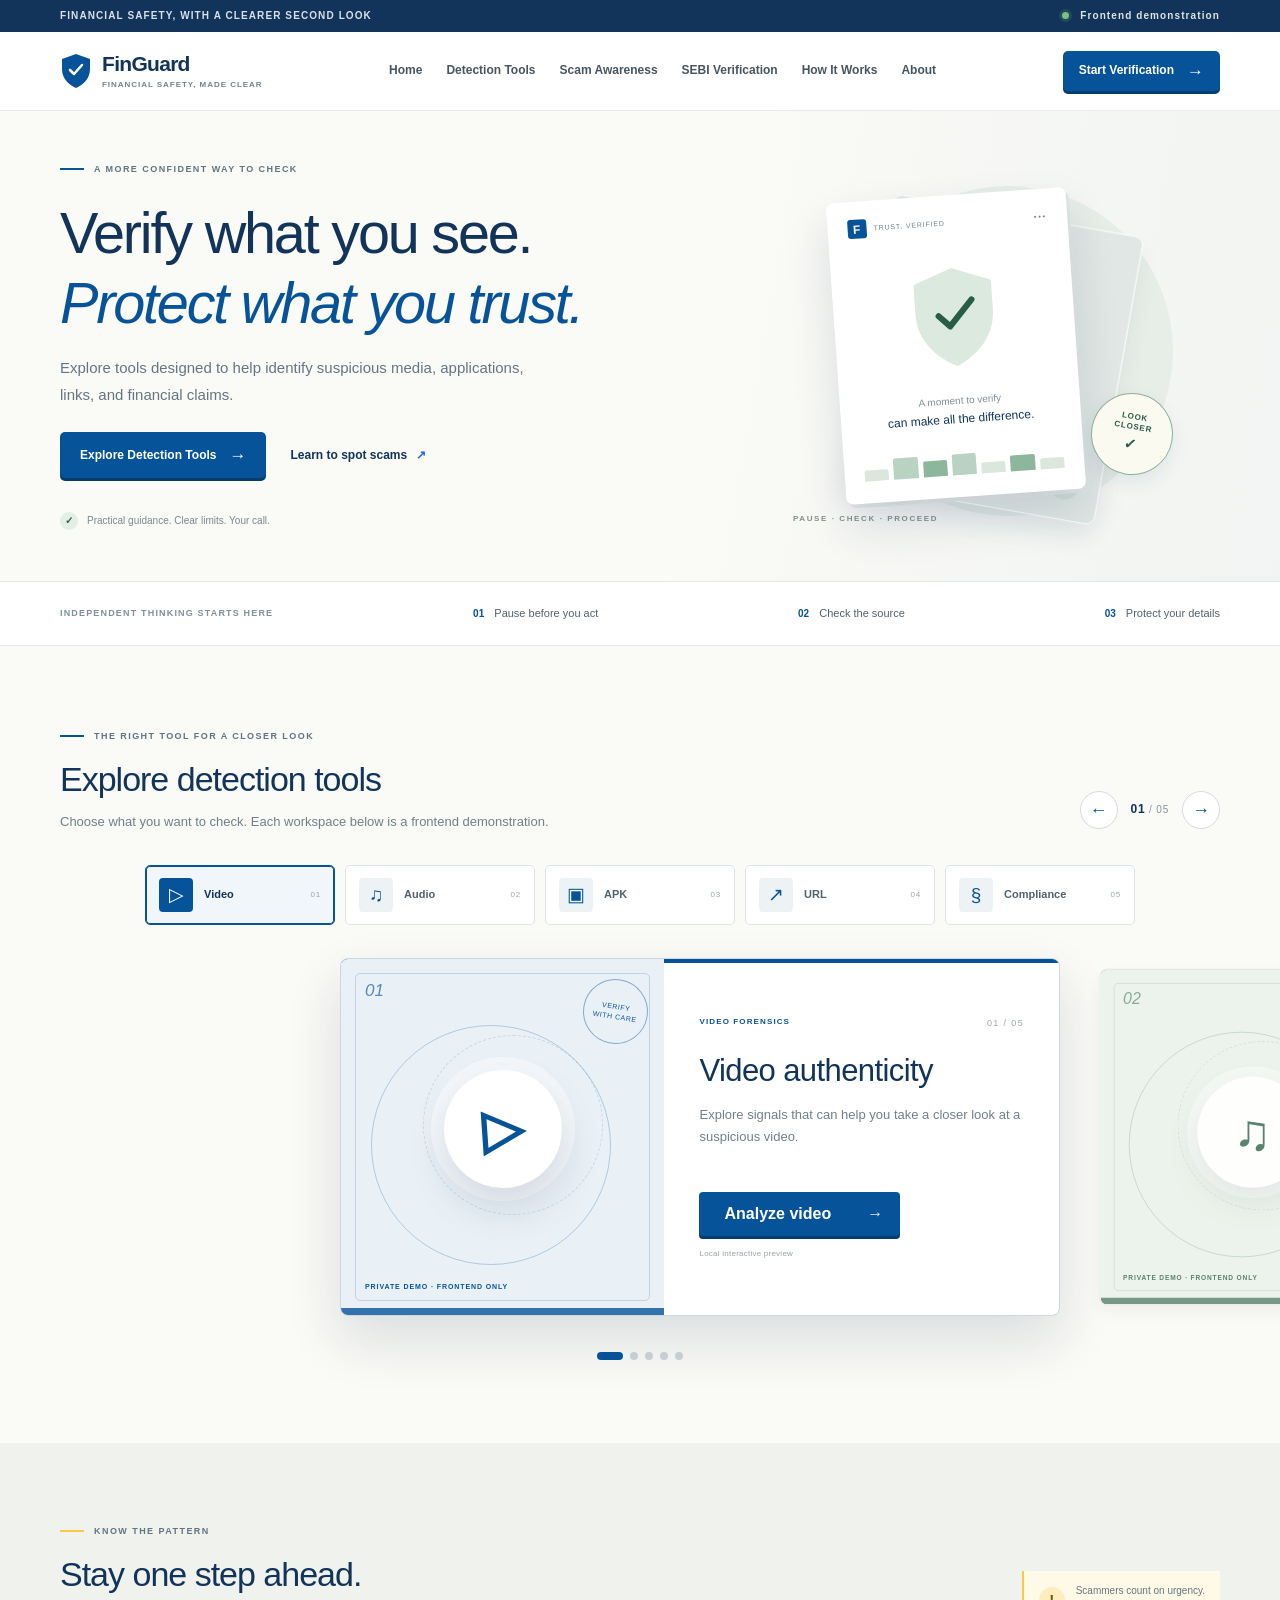
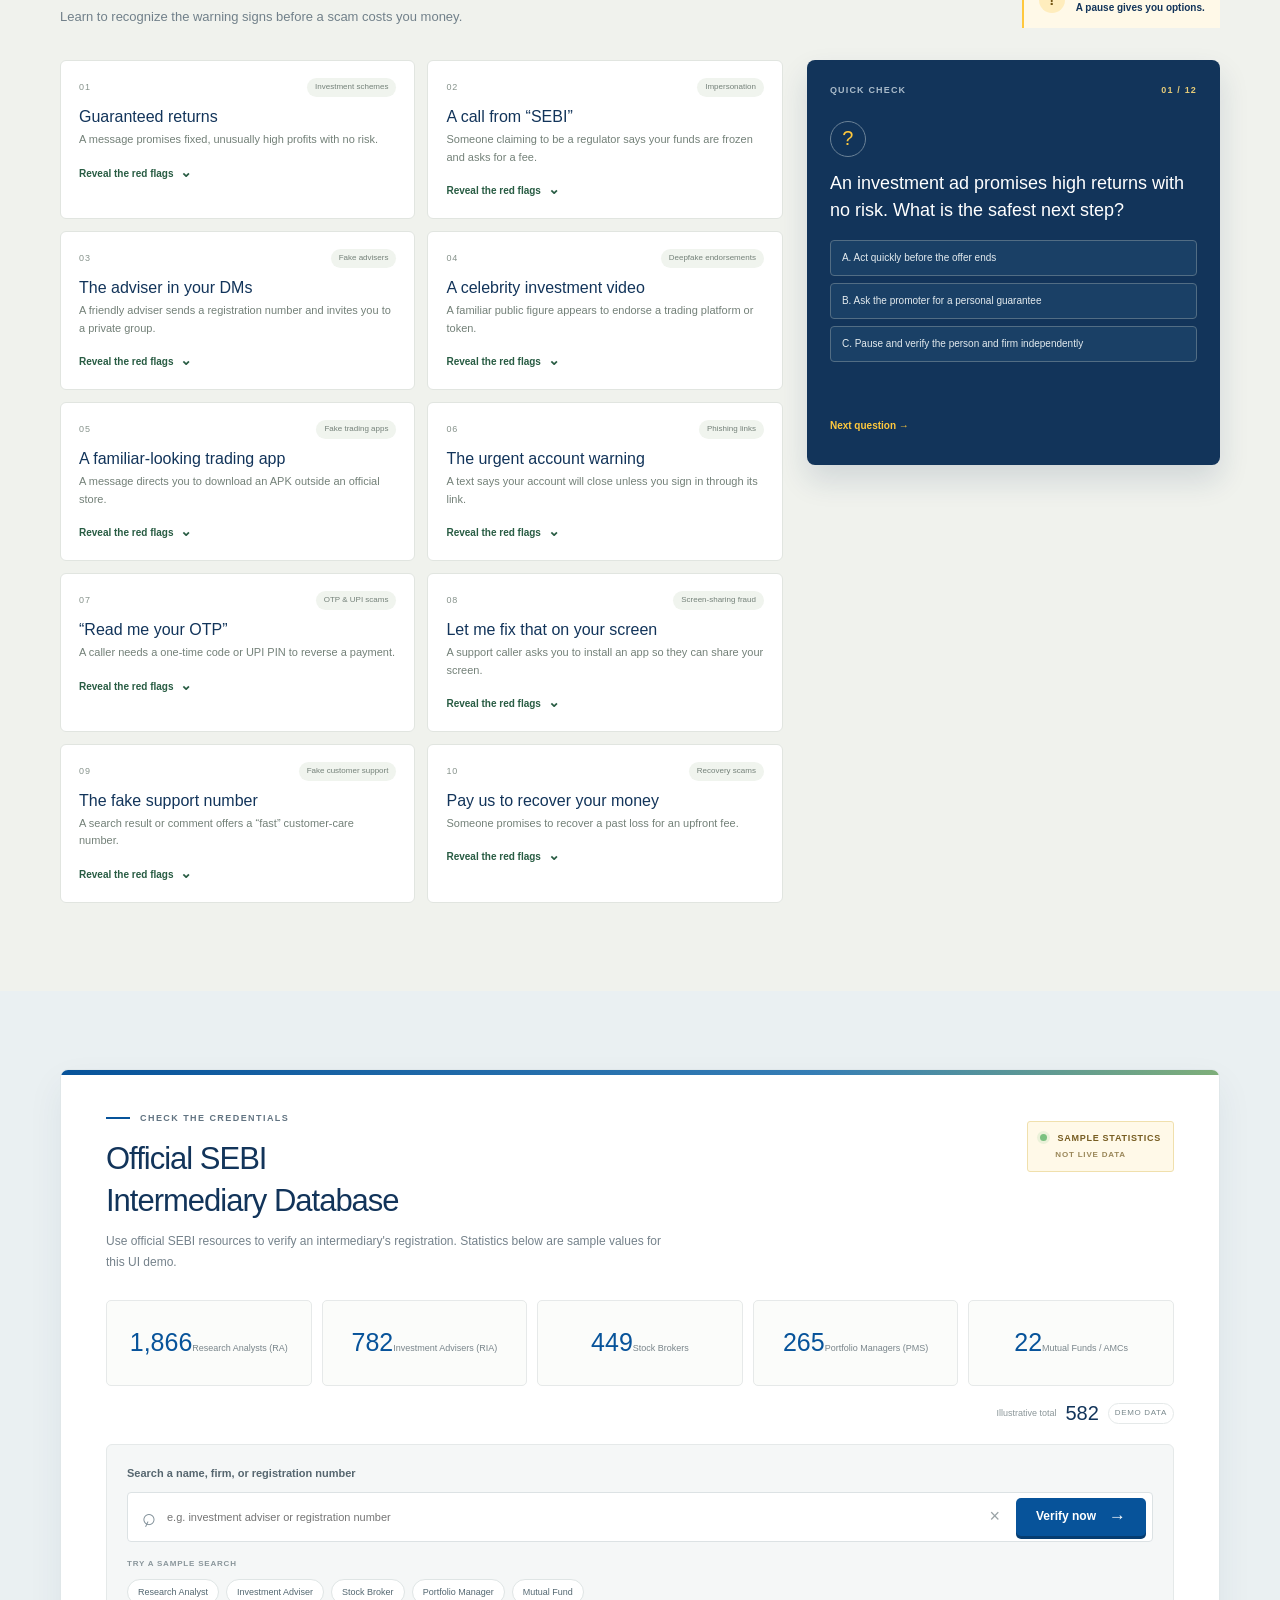
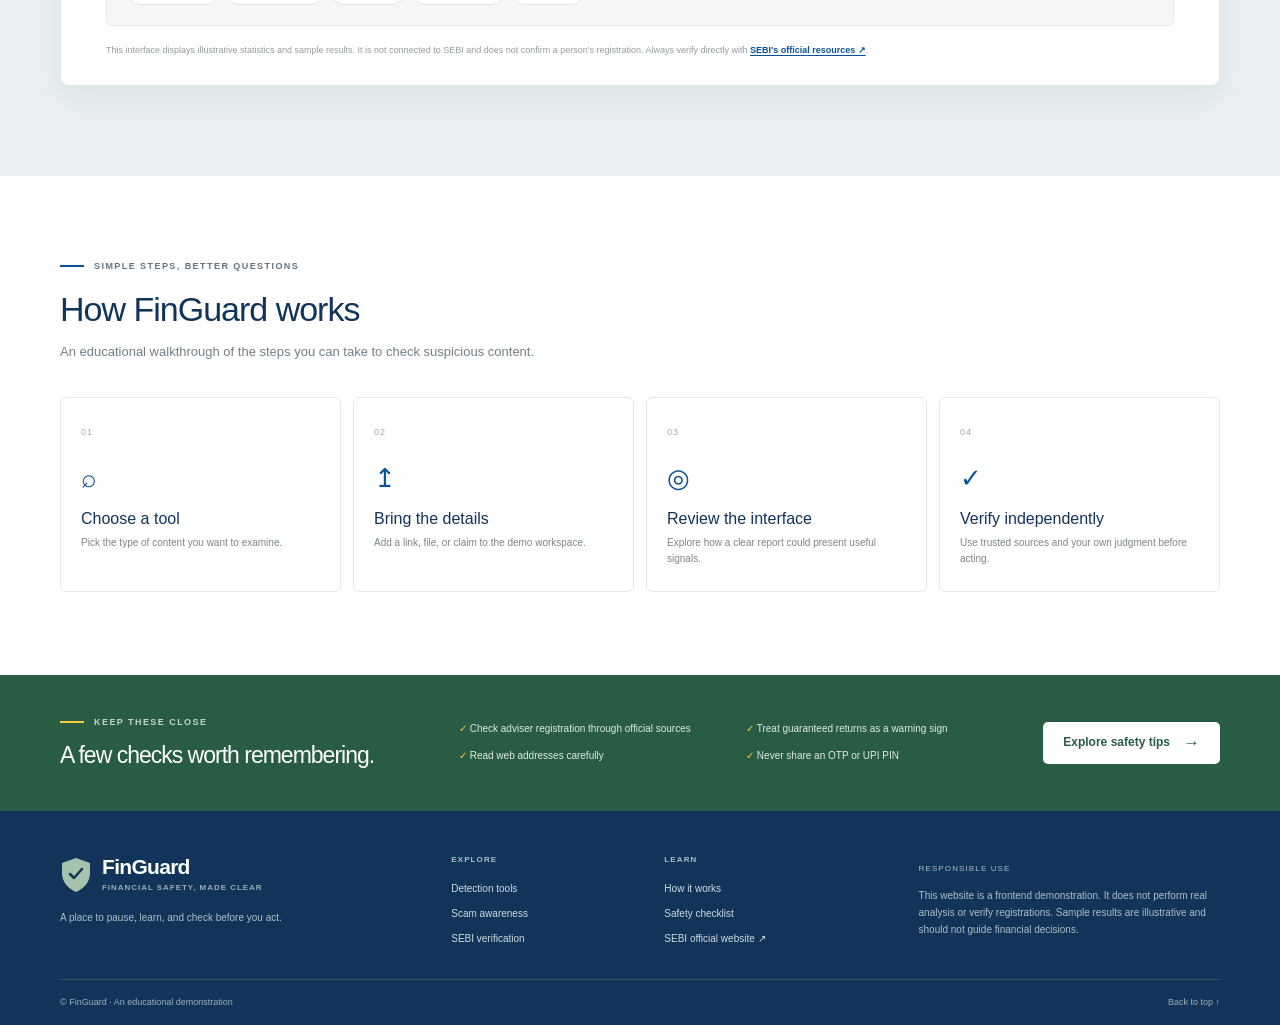
<file: index.html>
<!doctype html>
<html lang="en">
<head>
  <meta charset="utf-8"><meta name="viewport" content="width=device-width,initial-scale=1">
  <meta name="theme-color" content="#12345a"><meta name="description" content="Explore FinGuard's educational fraud awareness and verification interface.">
  <title>FinGuard — Verify what you see</title>
  <link rel="icon" href="data:image/svg+xml,%3Csvg xmlns='http://www.w3.org/2000/svg' viewBox='0 0 24 24'%3E%3Cpath fill='%2307539a' d='M12 1 3 5v6c0 6 4 10 9 12 5-2 9-6 9-12V5z'/%3E%3C/svg%3E">
  <link rel="stylesheet" href="css/redesign.css?v=1"><script type="module" src="js/redesign.js?v=1"></script>
</head>
<body>
<div class="notice"><div class="wrap notice-inner"><span>FINANCIAL SAFETY, WITH A CLEARER SECOND LOOK</span><span class="notice-right"><i></i> Frontend demonstration</span></div></div>
<header class="header"><div class="wrap nav-wrap"><a class="brand" href="#home" aria-label="FinGuard home"><span class="brand-mark"><svg viewBox="0 0 32 36" aria-hidden="true"><path d="M16 1 2 6v10c0 9 5.8 15.5 14 19 8.2-3.5 14-10 14-19V6L16 1Z" fill="currentColor"/><path d="m10 17 4 4 8-9" fill="none" stroke="white" stroke-width="2.5" stroke-linecap="round" stroke-linejoin="round"/></svg></span><span><b>FinGuard</b><small>FINANCIAL SAFETY, MADE CLEAR</small></span></a>
<button class="menu-toggle" aria-label="Toggle menu" aria-expanded="false">☰</button><nav class="nav" aria-label="Main navigation"><a href="#home">Home</a><a href="#tools">Detection Tools</a><a href="#awareness">Scam Awareness</a><a href="#sebi">SEBI Verification</a><a href="#how">How It Works</a><a href="#about">About</a></nav><a class="button button-blue nav-cta" href="#tools">Start Verification <span>→</span></a></div></header>
<main>
<section class="hero" id="home"><div class="wrap hero-grid"><div class="hero-copy"><div class="eyebrow"><span class="eyebrow-rule"></span> A MORE CONFIDENT WAY TO CHECK</div><h1>Verify what you see.<br><em>Protect what you trust.</em></h1><p>Explore tools designed to help identify suspicious media, applications, links, and financial claims.</p><div class="hero-actions"><a class="button button-blue" href="#tools">Explore Detection Tools <span>→</span></a><a class="text-link" href="#awareness">Learn to spot scams <span>↗</span></a></div><div class="hero-foot"><span class="mini-check">✓</span> Practical guidance. Clear limits. Your call.</div></div>
<div class="hero-art" aria-label="Illustration of a protected financial document"><div class="art-sun"></div><div class="art-back-card"><span class="art-lines"></span><span class="art-lines short"></span><span class="art-dot">✓</span></div><div class="art-paper"><div class="paper-top"><span class="paper-logo">F</span><span>TRUST, VERIFIED</span><b>•••</b></div><div class="paper-shield"><svg viewBox="0 0 80 90"><path d="M40 4 8 16v24c0 21 13 36 32 45 19-9 32-24 32-45V16L40 4Z" fill="#dce9de"/><path d="m27 43 9 9 19-21" fill="none" stroke="#285c43" stroke-width="5" stroke-linecap="round" stroke-linejoin="round"/></svg></div><div class="paper-label">A moment to verify<br><b>can make all the difference.</b></div><div class="paper-bottom"><i></i><i></i><i></i><i></i><i></i><i></i><i></i></div></div><div class="art-stamp"><span>LOOK<br>CLOSER</span><b>✓</b></div><div class="art-caption">PAUSE · CHECK · PROCEED</div></div></div></section>
<section class="trust-strip"><div class="wrap trust-inner"><span>INDEPENDENT THINKING STARTS HERE</span><span><b>01</b> Pause before you act</span><span><b>02</b> Check the source</span><span><b>03</b> Protect your details</span></div></section>
<section class="section tools-section" id="tools"><div class="wrap"><div class="section-heading heading-row"><div><div class="eyebrow"><span class="eyebrow-rule"></span> THE RIGHT TOOL FOR A CLOSER LOOK</div><h2>Explore detection tools</h2><p>Choose what you want to check. Each workspace below is a frontend demonstration.</p></div><div class="carousel-controls"><button class="circle-btn" data-prev aria-label="Previous tool">←</button><span class="carousel-count"><b id="slide-num">01</b> / 05</span><button class="circle-btn" data-next aria-label="Next tool">→</button></div></div>
<nav class="tool-selector" id="tool-selector" aria-label="Choose a detection tool"></nav><div class="carousel-window" id="tool-carousel"><div class="carousel-track" id="carousel-track"></div></div><div class="carousel-dots" id="carousel-dots" aria-label="Choose a tool"></div></div></section>
<section class="section awareness-section" id="awareness"><div class="wrap"><div class="section-heading awareness-heading"><div><div class="eyebrow"><span class="eyebrow-rule yellow"></span> KNOW THE PATTERN</div><h2>Stay one step ahead.</h2><p>Learn to recognize the warning signs before a scam costs you money.</p></div><div class="awareness-note"><span class="note-icon">!</span><span>Scammers count on urgency.<br><b>A pause gives you options.</b></span></div></div><div class="awareness-layout"><div class="lesson-list" id="lesson-list"></div><aside class="quiz-card"><div class="quiz-top"><span>QUICK CHECK</span><span class="quiz-progress" id="quiz-progress">01 / 03</span></div><div class="quiz-icon">?</div><h3 id="quiz-question"></h3><div class="quiz-options" id="quiz-options"></div><div class="quiz-feedback" id="quiz-feedback" aria-live="polite"></div><button class="quiz-next" id="quiz-next">Next question <span>→</span></button></aside></div></div></section>
<section class="section sebi-section" id="sebi"><div class="wrap"><div class="sebi-card"><div class="sebi-accent"></div><div class="sebi-top"><div><span class="eyebrow"><span class="eyebrow-rule"></span> CHECK THE CREDENTIALS</span><h2>Official SEBI<br>Intermediary Database</h2><p>Use official SEBI resources to verify an intermediary's registration. Statistics below are sample values for this UI demo.</p></div><div class="demo-stamp"><span class="stamp-dot"></span> SAMPLE STATISTICS <small>NOT LIVE DATA</small></div></div><div class="stats-grid" id="stats-grid"></div><div class="total-line"><span>Illustrative total</span><b id="total-count" data-count="4709">0</b><span class="demo-tag">DEMO DATA</span></div><form class="search-panel" id="sebi-form"><label for="sebi-search">Search a name, firm, or registration number</label><div class="search-row"><span class="search-icon">⌕</span><input id="sebi-search" type="search" placeholder="e.g. investment adviser or registration number" autocomplete="off"><button class="clear-search" type="button" aria-label="Clear search">×</button><button class="button button-blue" type="submit">Verify now <span>→</span></button></div><div class="chips-label">TRY A SAMPLE SEARCH</div><div class="query-chips" id="query-chips"></div></form><div class="sebi-result" id="sebi-result" aria-live="polite" hidden></div><p class="sebi-disclaimer">This interface displays illustrative statistics and sample results. It is not connected to SEBI and does not confirm a person's registration. Always verify directly with <a href="https://www.sebi.gov.in" target="_blank" rel="noopener noreferrer">SEBI's official resources ↗</a>.</p></div></div></section>
<section class="section how-section" id="how"><div class="wrap"><div class="section-heading"><div class="eyebrow"><span class="eyebrow-rule"></span> SIMPLE STEPS, BETTER QUESTIONS</div><h2>How FinGuard works</h2><p>An educational walkthrough of the steps you can take to check suspicious content.</p></div><div class="steps-grid"><article class="step-card"><span class="step-num">01</span><span class="step-icon">⌕</span><h3>Choose a tool</h3><p>Pick the type of content you want to examine.</p></article><article class="step-card"><span class="step-num">02</span><span class="step-icon">↥</span><h3>Bring the details</h3><p>Add a link, file, or claim to the demo workspace.</p></article><article class="step-card"><span class="step-num">03</span><span class="step-icon">◎</span><h3>Review the interface</h3><p>Explore how a clear report could present useful signals.</p></article><article class="step-card"><span class="step-num">04</span><span class="step-icon">✓</span><h3>Verify independently</h3><p>Use trusted sources and your own judgment before acting.</p></article></div></div></section>
<section class="safety-band"><div class="wrap safety-inner"><div><span class="eyebrow"><span class="eyebrow-rule yellow"></span> KEEP THESE CLOSE</span><h2>A few checks worth remembering.</h2></div><div class="checklist"><span>✓ Check adviser registration through official sources</span><span>✓ Treat guaranteed returns as a warning sign</span><span>✓ Read web addresses carefully</span><span>✓ Never share an OTP or UPI PIN</span></div><a class="button button-light" href="#awareness">Explore safety tips <span>→</span></a></div></section>
</main>
<footer class="footer" id="about"><div class="wrap"><div class="footer-main"><div class="footer-brand"><a class="brand brand-light" href="#home"><span class="brand-mark"><svg viewBox="0 0 32 36"><path d="M16 1 2 6v10c0 9 5.8 15.5 14 19 8.2-3.5 14-10 14-19V6L16 1Z" fill="currentColor"/><path d="m10 17 4 4 8-9" fill="none" stroke="#12345a" stroke-width="2.5" stroke-linecap="round" stroke-linejoin="round"/></svg></span><span><b>FinGuard</b><small>FINANCIAL SAFETY, MADE CLEAR</small></span></a><p>A place to pause, learn, and check before you act.</p></div><div class="footer-col"><b>EXPLORE</b><a href="#tools">Detection tools</a><a href="#awareness">Scam awareness</a><a href="#sebi">SEBI verification</a></div><div class="footer-col"><b>LEARN</b><a href="#how">How it works</a><a href="#awareness">Safety checklist</a><a href="https://www.sebi.gov.in" target="_blank" rel="noopener noreferrer">SEBI official website ↗</a></div><div class="footer-responsible"><span>RESPONSIBLE USE</span><p>This website is a frontend demonstration. It does not perform real analysis or verify registrations. Sample results are illustrative and should not guide financial decisions.</p></div></div><div class="footer-bottom"><span>© FinGuard · An educational demonstration</span><a href="#home">Back to top ↑</a></div></div></footer>
<div class="tool-dialog" id="tool-dialog" role="dialog" aria-modal="true" aria-labelledby="dialog-title" hidden><button class="dialog-close" aria-label="Close workspace">×</button><div id="dialog-content"></div></div><div class="toast" id="toast" role="status" aria-live="polite"></div>
</body></html>
</file>
<file: css/redesign.css>
:root{--blue:#07539a;--navy:#12345a;--bright:#2864f0;--yellow:#ffc83d;--green:#4d9b62;--forest:#285c43;--paper:#fafaf6;--grey:#f0f2f5;--ink:#25313b;--muted:#697783;--line:#e3e7e9;--white:#fff;--shadow:0 18px 48px #18395612;--serif:'Segoe UI',Arial,sans-serif;--sans:'Segoe UI',Arial,sans-serif}*{box-sizing:border-box}html{scroll-behavior:smooth;scroll-padding-top:88px}body{margin:0;background:var(--paper);color:var(--ink);font-family:var(--sans);font-size:15px;line-height:1.6}button,input,textarea{font:inherit}button,a{-webkit-tap-highlight-color:transparent}a{color:inherit;text-decoration:none}button{color:inherit}.wrap{width:min(1160px,calc(100% - 48px));margin:auto}.notice{background:var(--navy);color:#d8e1ea;font-size:10px;letter-spacing:.11em;font-weight:600}.notice-inner{height:32px;display:flex;justify-content:space-between;align-items:center}.notice-right{color:#dce5e0}.notice-right i,.stamp-dot{display:inline-block;width:7px;height:7px;background:#7bc180;border-radius:50%;margin-right:7px;box-shadow:0 0 0 3px #7bc18026}.header{background:#fff;border-bottom:1px solid #e8ebed;position:sticky;top:0;z-index:20}.nav-wrap{height:78px;display:flex;align-items:center;justify-content:space-between;gap:25px}.brand{display:flex;align-items:center;gap:10px;color:var(--blue);flex:none}.brand-mark{width:32px;height:36px;display:block}.brand-mark svg{width:100%;height:100%}.brand b{display:block;font:700 21px var(--serif);letter-spacing:-.7px;color:var(--navy);line-height:1.2}.brand small{display:block;color:#75838e;font-size:8px;letter-spacing:.12em;font-weight:700;margin-top:3px}.nav{display:flex;align-items:center;gap:24px}.nav a{font-size:12px;color:#465560;font-weight:600;transition:color .2s}.nav a:hover,.nav a:focus-visible{color:var(--bright)}.button{min-height:46px;padding:0 19px;border-radius:5px;display:inline-flex;align-items:center;justify-content:center;gap:13px;border:1px solid transparent;font-weight:700;font-size:12px;cursor:pointer;transition:transform .18s,box-shadow .18s,background .18s}.button:hover{transform:translateY(-2px);box-shadow:0 8px 18px #0c3b692b}.button:active{transform:translateY(1px)}.button-blue{background:var(--blue);color:white;box-shadow:0 3px 0 #063d71}.button-blue:hover{background:#064783}.button span{font-size:17px;line-height:1}.nav-cta{min-height:40px;padding:0 15px;white-space:nowrap}.menu-toggle{display:none;border:0;background:none;font-size:23px}.hero{background:linear-gradient(100deg,#fafaf6 0%,#fafaf6 55%,#f1f4f2 100%);overflow:hidden}.hero-grid{min-height:470px;display:grid;grid-template-columns:1.05fr .95fr;align-items:center;gap:50px;padding-top:28px;padding-bottom:28px}.eyebrow{display:flex;align-items:center;gap:10px;font-size:9px;font-weight:700;color:#627482;letter-spacing:.16em}.eyebrow-rule{height:2px;width:24px;background:var(--blue);display:inline-block}.eyebrow-rule.yellow{background:var(--yellow)}h1,h2,h3,p{margin-top:0}h1{font:400 clamp(38px,4.5vw,58px)/1.22 var(--serif);letter-spacing:-2.2px;color:var(--navy);margin:22px 0 16px}h1 em{font-weight:400;color:var(--blue)}.hero-copy>p{max-width:470px;color:#667580;font-size:15px;line-height:1.8;margin-bottom:24px}.hero-actions{display:flex;align-items:center;gap:24px}.text-link{font-size:12px;font-weight:700;color:var(--navy)}.text-link span{color:var(--bright);margin-left:5px}.hero-foot{display:flex;align-items:center;gap:9px;margin-top:34px;font-size:10px;color:#7c898f}.mini-check{width:18px;height:18px;border-radius:50%;background:#e3eee4;color:var(--forest);display:grid;place-items:center;font-weight:700}.hero-art{height:390px;position:relative;display:flex;align-items:center;justify-content:center;perspective:800px}.art-sun{position:absolute;width:330px;height:330px;border-radius:50%;background:#e7eee8;right:9%;top:9%}.art-back-card{position:absolute;background:#e0e7e4;width:260px;height:300px;border:1px solid white;right:18%;top:15%;border-radius:9px;transform:rotate(10deg) translateZ(-20px);box-shadow:0 15px 25px #18395612}.art-lines{display:block;width:115px;height:7px;background:#c7d3cd;border-radius:6px;margin:34px 23px 0}.art-lines.short{width:79px;margin-top:11px}.art-dot{position:absolute;right:20px;bottom:20px;background:#d0dfd4;color:var(--forest);border-radius:50%;width:32px;height:32px;display:grid;place-items:center}.art-paper{width:240px;height:302px;position:relative;background:white;border-radius:7px;z-index:2;transform:rotate(-4deg);box-shadow:0 22px 45px #12345a24,3px 4px 0 #e4e8e4;padding:18px 20px}.paper-top{display:flex;align-items:center;gap:7px;color:#71818a;font-size:7px;letter-spacing:.12em}.paper-logo{display:grid;place-items:center;width:19px;height:19px;background:var(--blue);color:#fff;border-radius:3px;font:700 12px var(--serif)}.paper-top b{margin-left:auto;letter-spacing:2px}.paper-shield{width:97px;margin:31px auto 12px}.paper-shield svg{width:100%}.paper-label{text-align:center;color:#829098;font-size:10px;line-height:1.9}.paper-label b{color:var(--navy);font:12px var(--serif)}.paper-bottom{position:absolute;bottom:22px;left:20px;right:20px;display:flex;gap:5px;align-items:flex-end;height:28px}.paper-bottom i{flex:1;background:#dbe6dc;border-radius:2px 2px 0 0;height:40%}.paper-bottom i:nth-child(2n){height:76%;background:#b9d2c1}.paper-bottom i:nth-child(3n){height:58%;background:#8db79c}.art-stamp{position:absolute;z-index:4;right:9%;bottom:17%;width:82px;height:82px;border:1px solid #8caf98;border-radius:50%;background:#fafaf0;display:flex;flex-direction:column;align-items:center;justify-content:center;transform:rotate(10deg);color:var(--forest);box-shadow:0 8px 20px #12345a16}.art-stamp span{font-size:8px;line-height:1.25;text-align:center;font-weight:700;letter-spacing:.1em}.art-stamp b{font-size:15px}.art-caption{position:absolute;bottom:4%;left:19%;font-size:8px;letter-spacing:.2em;color:#82918a;font-weight:700}.trust-strip{background:#fff;border-block:1px solid var(--line)}.trust-inner{min-height:63px;display:flex;align-items:center;justify-content:space-between;gap:20px}.trust-inner>span:first-child{font-size:9px;letter-spacing:.13em;color:#819099;font-weight:700}.trust-inner>span:not(:first-child){font-size:11px;color:#53616c}.trust-inner b{color:var(--blue);margin-right:7px;font-size:10px}.section{padding:83px 0}.tools-section{overflow:hidden}.section-heading{margin-bottom:32px}.section-heading h2,.sebi-card h2,.safety-inner h2{font:400 34px/1.35 var(--serif);letter-spacing:-1px;color:var(--navy);margin:14px 0 9px}.section-heading p{font-size:13px;color:#71808a;margin-bottom:0}.heading-row{display:flex;justify-content:space-between;align-items:end}.carousel-controls{display:flex;align-items:center;gap:13px;padding-bottom:4px}.circle-btn{width:38px;height:38px;border-radius:50%;border:1px solid #d4dce0;background:#fff;color:var(--blue);font-size:18px;cursor:pointer;transition:.2s}.circle-btn:hover{background:var(--blue);color:white;transform:scale(1.05)}.carousel-count{font-size:10px;color:#86929a;letter-spacing:.08em}.carousel-count b{font-size:12px;color:var(--navy)}.carousel-window{overflow:visible;margin:0 calc((100vw - min(1160px,100vw - 48px))/ -2);padding:12px max(24px,calc((100vw - 1160px)/2)) 30px;touch-action:pan-y}.carousel-track{display:flex;gap:18px;transition:transform .55s cubic-bezier(.2,.75,.25,1);will-change:transform}.tool-card{flex:0 0 calc((min(1160px,100vw - 48px) - 36px)/3);min-height:285px;position:relative;background:#fff;border:1px solid #e2e6e5;border-radius:8px;box-shadow:0 7px 17px #193c5910;overflow:hidden;transition:transform .28s,box-shadow .28s,border-color .2s;transform:scale(.96);transform-origin:center center}.tool-card.active-card{transform:scale(1);box-shadow:0 19px 37px #193c5919;border-color:#d8e0e1}.tool-card:hover{transform:scale(1) translateY(-5px);box-shadow:0 23px 38px #193c5924}.tool-card::before{content:"";height:4px;position:absolute;inset:0 0 auto;background:var(--card-color)}.tool-card-body{padding:24px}.card-meta{display:flex;justify-content:space-between;align-items:center}.tool-icon{width:46px;height:46px;border-radius:8px;background:var(--icon-bg);color:var(--card-color);font:25px var(--serif);display:grid;place-items:center;box-shadow:3px 3px 0 color-mix(in srgb,var(--card-color),transparent 82%)}.card-index{font-size:9px;color:#9ba5ab;letter-spacing:.15em}.tool-type{font-size:8px;letter-spacing:.14em;color:#87949b;font-weight:700;margin:21px 0 5px}.tool-card h3{font:400 20px/1.4 var(--serif);color:var(--navy);margin:0 0 9px}.tool-card p{font-size:12px;line-height:1.7;color:#75828a;min-height:61px;margin-bottom:15px}.card-action{border:0;background:none;padding:0;font-size:11px;font-weight:700;color:var(--blue);cursor:pointer}.card-action span{margin-left:8px;font-size:16px}.carousel-dots{display:flex;justify-content:center;gap:7px;margin-top:1px}.carousel-dot{width:7px;height:7px;padding:0;border:0;background:#cdd6d9;border-radius:9px;cursor:pointer;transition:width .2s,background .2s}.carousel-dot[aria-current=true]{width:22px;background:var(--blue)}.awareness-section{background:#f0f2ed;padding:81px 0 88px}.awareness-heading{display:flex;justify-content:space-between;align-items:end}.awareness-note{display:flex;align-items:center;gap:11px;font-size:10px;color:#687680;line-height:1.65;padding:12px 15px;border-left:2px solid var(--yellow);background:#fff9e8}.awareness-note b{color:var(--navy)}.note-icon{width:26px;height:26px;display:grid;place-items:center;border-radius:50%;background:#ffedbd;color:#735512;font:700 15px var(--serif)}.awareness-layout{display:grid;grid-template-columns:1.4fr .8fr;gap:24px;align-items:start}.lesson-list{display:grid;grid-template-columns:1fr 1fr;gap:12px}.lesson-card{background:white;border:1px solid #e1e5e0;border-radius:6px;padding:17px 18px;transition:transform .2s,box-shadow .2s}.lesson-card:hover{transform:translateY(-3px);box-shadow:var(--shadow)}.lesson-top{display:flex;align-items:center;gap:10px}.lesson-num{font-size:9px;letter-spacing:.1em;color:#87938c}.lesson-tag{margin-left:auto;font-size:8px;color:#748179;background:#f0f4ee;border-radius:12px;padding:3px 8px}.lesson-card h3{font:400 16px var(--serif);color:var(--navy);margin:11px 0 5px}.lesson-card>p{font-size:11px;line-height:1.6;color:#738078;margin:0}.reveal-btn{border:0;background:none;padding:12px 0 0;color:var(--forest);font-weight:700;font-size:10px;cursor:pointer}.reveal-btn span{font-size:14px;margin-left:4px}.lesson-details{display:grid;grid-template-rows:0fr;transition:grid-template-rows .35s}.lesson-details-inner{overflow:hidden}.lesson-card.open .lesson-details{grid-template-rows:1fr}.lesson-card.open .lesson-details-inner{padding-top:12px}.lesson-card.open{border-color:#b9cabd}.lesson-detail{border-top:1px solid #edf0eb;padding-top:9px;margin-top:8px;font-size:10px;color:#65736a;line-height:1.6}.lesson-detail b{display:block;color:var(--forest);font-size:9px;letter-spacing:.05em;margin-bottom:2px}.quiz-card{background:var(--navy);border-radius:8px;padding:23px;color:white;box-shadow:0 15px 30px #12345a24;position:sticky;top:100px}.quiz-top{display:flex;justify-content:space-between;color:#a9bac9;font-size:9px;letter-spacing:.13em;font-weight:700}.quiz-progress{color:#e6cb78}.quiz-icon{width:36px;height:36px;border:1px solid #6b8297;border-radius:50%;display:grid;place-items:center;margin-top:23px;color:var(--yellow);font:20px var(--serif)}.quiz-card h3{font:400 18px/1.5 var(--serif);margin:13px 0 15px;min-height:55px}.quiz-options{display:grid;gap:7px}.quiz-option{border:1px solid #526d84;background:#1a4066;border-radius:4px;text-align:left;padding:9px 11px;color:#e4ebef;font-size:10px;cursor:pointer;transition:.2s}.quiz-option:hover:not(:disabled){background:#234d75;border-color:#8aa1b5}.quiz-option.correct{background:#1e503f;border-color:#68ac7d}.quiz-option.incorrect{background:#684b39;border-color:#d39e66}.quiz-option:disabled{cursor:default}.quiz-feedback{min-height:48px;padding-top:11px;font-size:10px;color:#d3dfd9;line-height:1.5}.quiz-next{border:0;padding:8px 0;background:none;color:var(--yellow);font-size:10px;font-weight:700;cursor:pointer}.quiz-next span{padding-left:7px;font-size:15px}.sebi-section{padding:78px 0 90px;background:#eaf0f2}.sebi-card{position:relative;background:#fff;border:1px solid #e0e7e9;border-radius:8px;padding:41px 45px 27px;box-shadow:0 15px 36px #1b3b5911;overflow:hidden}.sebi-accent{position:absolute;inset:0 0 auto;height:5px;background:linear-gradient(90deg,var(--blue) 0%,#357db5 65%,#7eae79 100%)}.sebi-top{display:flex;justify-content:space-between;gap:30px;align-items:flex-start}.sebi-card h2{font-size:31px;margin:13px 0 9px}.sebi-top p{max-width:570px;color:#75828b;font-size:12px;line-height:1.7;margin:0}.demo-stamp{margin-top:10px;background:#fff9e8;border:1px solid #f0e0ad;padding:9px 12px;color:#775d22;font-weight:700;font-size:9px;letter-spacing:.08em;white-space:nowrap;border-radius:3px}.demo-stamp small{display:block;font-size:8px;letter-spacing:.1em;color:#9a8759;margin:4px 0 0 15px}.stats-grid{display:grid;grid-template-columns:repeat(5,1fr);gap:10px;margin:28px 0 10px}.stat-card{border:1px solid #e6e9e9;background:#fbfcfa;border-radius:5px;padding:15px 14px;min-height:86px;transition:transform .2s,border-color .2s;cursor:pointer}.stat-card:hover{transform:translateY(-3px);border-color:#9cb6c0}.stat-value{font:400 25px var(--serif);color:var(--blue);font-variant-numeric:tabular-nums}.stat-label{color:#78848a;font-size:9px;line-height:1.4;margin-top:4px}.total-line{display:flex;justify-content:flex-end;align-items:center;gap:9px;color:#8b9699;font-size:9px;padding:6px 0 19px}.total-line b{font:20px var(--serif);color:var(--navy);font-variant-numeric:tabular-nums}.demo-tag{border:1px solid #e5e9e9;border-radius:12px;padding:3px 6px;color:#79888c;letter-spacing:.08em;font-size:8px}.search-panel{background:#f5f7f7;border:1px solid #e5e9e9;border-radius:6px;padding:20px}.search-panel>label{font-size:11px;color:#56666f;font-weight:700;display:block;margin-bottom:9px}.search-row{display:flex;align-items:center;gap:10px;background:#fff;border:1px solid #dce2e4;border-radius:4px;padding:5px 6px 5px 13px}.search-icon{font-size:24px;color:#819099;transform:rotate(-20deg)}.search-row input{border:0;outline:0;min-width:0;flex:1;height:38px;font-size:11px;color:var(--ink);background:transparent}.search-row:focus-within{border-color:#4d83b2;box-shadow:0 0 0 3px #07539a16}.search-row .button{min-height:38px}.clear-search{border:0;background:none;color:#9aa3a6;font-size:18px;cursor:pointer}.chips-label{margin:16px 0 8px;font-size:8px;color:#8a969b;letter-spacing:.1em;font-weight:700}.query-chips{display:flex;gap:7px;flex-wrap:wrap}.query-chip{padding:5px 10px;background:white;border:1px solid #dfe5e5;border-radius:20px;font-size:9px;color:#536771;cursor:pointer;transition:.18s}.query-chip:hover,.query-chip.selected{background:#e9f1f7;border-color:#a8bfd0;color:var(--blue)}.sebi-result{margin-top:12px;border:1px solid #d5e5d8;background:#f0f7f0;padding:13px 16px;color:#425c49;border-radius:4px;font-size:11px}.sebi-result b{color:var(--forest)}.sebi-result small{display:block;color:#79877e;margin-top:3px}.sebi-disclaimer{color:#929da0;font-size:9px;line-height:1.6;margin:17px 0 0}.sebi-disclaimer a{color:var(--blue);font-weight:700;text-decoration:underline;text-underline-offset:2px}.how-section{background:#fff}.steps-grid{display:grid;grid-template-columns:repeat(4,1fr);gap:12px;margin-top:34px}.step-card{border:1px solid #e4e8e7;border-radius:6px;padding:20px 20px 18px;position:relative;min-height:195px;transition:.22s}.step-card:hover{transform:translateY(-4px);box-shadow:var(--shadow)}.step-num{font-size:9px;color:#a1a9aa;letter-spacing:.12em}.step-icon{display:block;color:var(--blue);font-size:26px;margin:16px 0 11px}.step-card h3{font:400 16px var(--serif);color:var(--navy);margin:0 0 7px}.step-card p{font-size:10px;line-height:1.6;color:#7a8589;margin:0}.safety-band{background:var(--forest);color:white;padding:40px 0}.safety-inner{display:grid;grid-template-columns:1fr 1.5fr auto;align-items:center;gap:28px}.safety-inner .eyebrow{color:#c3d5c6}.safety-inner h2{font-size:23px;color:white;margin:11px 0 0}.checklist{display:grid;grid-template-columns:1fr 1fr;gap:11px 18px}.checklist span{font-size:10px;color:#e0ebe2}.checklist span:first-letter{color:var(--yellow)}.button-light{background:#fff;color:var(--forest);min-height:42px;white-space:nowrap}.footer{background:#12345a;color:#dce5eb;padding:43px 0 16px}.footer-main{display:grid;grid-template-columns:1.3fr .65fr .8fr 1.1fr;gap:35px;padding-bottom:32px}.brand-light{color:#a7c2ad}.brand-light b{color:white}.brand-light small{color:#9cabb5}.footer-brand p{font-size:10px;color:#afbdc7;max-width:225px;margin:15px 0 0}.footer-col{display:flex;flex-direction:column;gap:9px}.footer-col>b,.footer-responsible>span{font-size:8px;letter-spacing:.14em;color:#a8bdc9;margin-bottom:5px}.footer-col a{font-size:10px;color:#d0dae0}.footer-col a:hover,.footer-bottom a:hover{color:var(--yellow)}.footer-responsible p{font-size:10px;line-height:1.7;color:#afbdc7;margin:9px 0}.footer-bottom{border-top:1px solid #33506a;padding-top:15px;display:flex;justify-content:space-between;font-size:9px;color:#9eafba}.tool-dialog{position:fixed;inset:0;margin:auto;z-index:99;width:min(670px,calc(100% - 30px));max-height:min(88vh,800px);border:0;border-radius:9px;padding:36px;background:#fff;color:var(--ink);box-shadow:0 25px 80px #071c3280}.tool-dialog::backdrop{background:#081d30b5;backdrop-filter:blur(3px)}.dialog-close{position:absolute;right:15px;top:12px;background:none;border:0;font-size:25px;color:#75828a;cursor:pointer}.dialog-kicker{font-size:9px;letter-spacing:.14em;color:#7b8990;font-weight:700}.dialog-content h2{font:400 27px var(--serif);color:var(--navy);margin:9px 0}.dialog-content>p{font-size:12px;color:#77848b}.demo-banner{display:inline-block;padding:5px 9px;border-radius:3px;background:#fff5d9;color:#77601f;font-size:8px;letter-spacing:.09em;font-weight:700;margin:8px 0 14px}.dropzone{min-height:170px;border:1px dashed #aabdc5;background:#f6f8f7;border-radius:6px;display:flex;flex-direction:column;align-items:center;justify-content:center;text-align:center;padding:20px;transition:.2s}.dropzone.dragging{background:#e8f1f8;border-color:var(--blue)}.drop-icon{font-size:28px;color:var(--blue)}.dropzone b{font-size:12px;color:var(--navy);margin:5px}.dropzone small{font-size:10px;color:#859197}.file-input{display:none}.browse-btn{border:1px solid #cbd8dc;background:white;color:var(--blue);padding:7px 13px;border-radius:4px;margin-top:10px;font-size:10px;font-weight:700;cursor:pointer}.file-selected{margin-top:13px;padding:11px 12px;background:#f2f6f3;border:1px solid #dfe8e0;border-radius:4px;display:flex;align-items:center;gap:10px;font-size:10px}.file-selected b{display:block;color:#365746}.file-selected span{color:#839087}.file-selected button{margin-left:auto;border:0;background:none;color:#9b5b50;cursor:pointer}.workspace-label{display:block;margin:15px 0 6px;font-size:10px;font-weight:700;color:#53636c}.workspace-input,.workspace-textarea{display:block;width:100%;border:1px solid #d9e1e3;border-radius:4px;padding:11px 12px;font-size:12px;outline:0;color:var(--ink)}.workspace-input:focus,.workspace-textarea:focus{border-color:#4d83b2;box-shadow:0 0 0 3px #07539a16}.workspace-textarea{min-height:120px;resize:vertical}.workspace-submit{margin-top:15px}.workspace-error{font-size:10px;color:#a34a3c;margin-top:8px}.workspace-result{margin-top:16px;padding:15px;border:1px solid #d4e4d8;background:#f2f7f2;border-radius:5px}.workspace-result h3{font:400 16px var(--serif);color:var(--forest);margin:0 0 5px}.workspace-result p{font-size:11px;color:#65776a;margin:0}.confidence-track{height:7px;background:#dfe9e0;border-radius:7px;margin:11px 0 5px;overflow:hidden}.confidence-track i{display:block;height:100%;width:72%;background:var(--green);border-radius:7px;animation:fillbar .8s ease-out}.waveform{height:45px;display:flex;align-items:center;justify-content:center;gap:3px;margin:12px auto}.waveform i{width:3px;border-radius:3px;background:#579273;height:var(--h)}.loading-indicator{display:flex;align-items:center;gap:8px;font-size:10px;color:#637681;margin-top:10px}.spinner{width:14px;height:14px;border:2px solid #dce5e8;border-top-color:var(--blue);border-radius:50%;animation:spin .8s linear infinite}.toast{position:fixed;bottom:22px;left:50%;transform:translate(-50%,20px);background:var(--navy);color:white;padding:10px 16px;border-radius:4px;font-size:11px;opacity:0;pointer-events:none;transition:.2s;z-index:50}.toast.visible{opacity:1;transform:translate(-50%,0)}.reveal{opacity:0;transform:translateY(12px);transition:opacity .55s,transform .55s}.reveal.visible{opacity:1;transform:none}@keyframes spin{to{transform:rotate(360deg)}}@keyframes fillbar{from{width:0}to{width:72%}}@media(min-width:1300px){.tool-card{flex-basis:calc((1160px - 36px)/3)}}@media(max-width:900px){.nav{gap:13px}.nav a{font-size:10px}.nav-wrap{gap:15px}.hero-grid{gap:20px}.tool-card{flex-basis:calc((min(1160px,100vw - 48px) - 18px)/2)}.awareness-layout{grid-template-columns:1.15fr .85fr}.sebi-card{padding-inline:28px}.safety-inner{grid-template-columns:1fr 1.3fr}.safety-inner>.button{grid-column:2;justify-self:start}.footer-main{grid-template-columns:1.2fr .7fr .8fr}.footer-responsible{grid-column:1/-1;max-width:600px}}@media(max-width:680px){.wrap{width:calc(100% - 36px)}.notice-inner{font-size:8px}.notice-right{font-size:8px}.nav-wrap{height:66px}.brand b{font-size:18px}.brand-mark{width:28px;height:32px}.menu-toggle{display:block;margin-left:auto}.nav{display:none;position:absolute;top:66px;left:0;right:0;background:white;border-bottom:1px solid var(--line);padding:12px 18px 18px;box-shadow:0 12px 20px #12345a10;flex-direction:column;align-items:stretch;gap:0}.nav.open{display:flex}.nav a{padding:10px 5px;font-size:12px;border-bottom:1px solid #f0f2f2}.nav-cta{display:none}.hero-grid{grid-template-columns:1fr;gap:0;padding-top:48px;padding-bottom:20px}.hero-copy{position:relative;z-index:2}.hero-grid{min-height:initial}h1{font-size:clamp(35px,10vw,49px);letter-spacing:-1.6px;margin-top:16px}.hero-copy>p{font-size:13px;max-width:390px}.hero-actions{gap:17px;flex-wrap:wrap}.button{font-size:11px;padding-inline:15px}.hero-foot{margin-top:20px}.hero-art{height:300px;margin-top:-2px}.art-sun{width:245px;height:245px;right:10%;top:8%}.art-paper{transform:rotate(-4deg) scale(.86)}.art-back-card{transform:rotate(10deg) scale(.86);right:15%;top:10%}.art-stamp{right:5%;bottom:12%;transform:rotate(10deg) scale(.85)}.art-caption{left:10%;bottom:0}.trust-inner{padding:14px 0;display:grid;grid-template-columns:1fr 1fr;gap:10px}.trust-inner>span:first-child{grid-column:1/-1}.trust-inner>span:not(:first-child){font-size:9px}.section{padding:60px 0}.section-heading h2,.sebi-card h2{font-size:28px}.heading-row{align-items:end}.heading-row .section-heading{margin-bottom:20px}.carousel-controls{gap:7px}.circle-btn{width:33px;height:33px}.carousel-count{font-size:8px}.carousel-window{margin:0 -18px;padding:10px 18px 23px;overflow:hidden}.carousel-track{gap:12px}.tool-card{flex-basis:calc(100vw - 46px);min-height:267px;transform:scale(.98)}.tool-card.active-card{transform:scale(1)}.tool-card-body{padding:20px}.tool-card p{min-height:initial}.awareness-section{padding:60px 0}.awareness-heading{display:block}.awareness-note{margin-top:17px;width:max-content;max-width:100%}.awareness-layout{grid-template-columns:1fr}.lesson-list{grid-template-columns:1fr 1fr;gap:8px}.lesson-card{padding:13px 12px}.lesson-card h3{font-size:14px}.lesson-card>p{font-size:10px}.lesson-tag{font-size:7px;padding:3px 6px}.quiz-card{position:static}.sebi-section{padding:55px 0}.sebi-card{padding:32px 17px 20px}.sebi-top{display:block}.demo-stamp{display:inline-block;margin-top:15px}.stats-grid{grid-template-columns:1fr 1fr;gap:7px;margin-top:20px}.stat-card{min-height:73px;padding:11px}.stat-card:last-child{grid-column:1/-1}.stat-value{font-size:22px}.stat-label{font-size:8px}.search-panel{padding:14px 11px}.search-row{flex-wrap:wrap;padding:6px 8px}.search-row input{width:calc(100% - 60px);flex:none}.search-row .button{width:100%}.search-row .clear-search{margin-left:auto}.query-chip{font-size:8px}.steps-grid{grid-template-columns:1fr 1fr;gap:8px}.step-card{min-height:170px;padding:14px}.step-icon{margin:10px 0}.safety-inner{grid-template-columns:1fr;gap:18px}.checklist{grid-template-columns:1fr;gap:8px}.safety-inner>.button{grid-column:1}.footer-main{grid-template-columns:1fr 1fr;gap:24px}.footer-brand{grid-column:1/-1}.footer-responsible{grid-column:1/-1}.footer-bottom{gap:12px;flex-wrap:wrap;font-size:8px}.tool-dialog{padding:31px 19px 22px}.dialog-content h2{font-size:23px}}@media(max-width:390px){.lesson-list{grid-template-columns:1fr}.hero-actions .button{width:100%}.hero-actions{align-items:stretch}.text-link{padding:3px 0}.carousel-controls{gap:5px}.section-heading h2{font-size:25px}}@media(prefers-reduced-motion:reduce){*,*::before,*::after{scroll-behavior:auto!important;animation-duration:.01ms!important;animation-iteration-count:1!important;transition-duration:.01ms!important}.reveal{opacity:1;transform:none}}

.tool-dialog[hidden]{display:none}body.dialog-open::before{content:'';position:fixed;inset:0;z-index:98;background:#081d30b5;backdrop-filter:blur(3px)}.tool-card{flex:0 0 min(720px,68vw);min-height:356px;display:grid;grid-template-columns:.82fr 1fr;overflow:hidden;opacity:.76;transform:scale(.94);box-shadow:0 8px 20px #193c5910}.tool-card.active-card{opacity:1;transform:scale(1);box-shadow:0 24px 54px #193c5924;border-color:#cbd8dc}.tool-card:hover{transform:scale(1) translateY(-5px)}.tool-card-body{display:contents}.tool-card-visual{position:relative;min-height:356px;overflow:hidden;background:var(--icon-bg);display:flex;align-items:center;justify-content:center;isolation:isolate}.tool-card-visual::before{content:"";position:absolute;inset:14px;border:1px solid color-mix(in srgb,var(--card-color),transparent 82%);border-radius:5px}.tool-card-visual::after{content:"";position:absolute;left:0;bottom:0;width:100%;height:7px;background:var(--card-color);opacity:.8}.visual-orbit{position:absolute;border:1px solid color-mix(in srgb,var(--card-color),transparent 75%);border-radius:50%;width:240px;height:240px}.visual-orbit-one{transform:translate(-12px,8px)}.visual-orbit-two{width:180px;height:180px;transform:translate(10px,-12px);border-style:dashed;opacity:.6}.visual-index{position:absolute;top:22px;left:24px;font:italic 17px var(--sans);color:var(--card-color);opacity:.65}.visual-icon{width:118px;height:118px;display:grid;place-items:center;position:relative;z-index:1;border-radius:50%;background:#fff;color:var(--card-color);font:600 54px var(--sans);box-shadow:0 15px 35px #12345a1d,0 0 0 11px #ffffff70;transform:translateY(-5px);transition:transform .35s,box-shadow .35s}.tool-card.active-card .visual-icon{transform:translateY(-8px) rotate(-4deg);box-shadow:0 19px 38px #12345a26,0 0 0 13px #ffffff80}.visual-seal{position:absolute;right:16px;top:20px;width:65px;height:65px;display:grid;place-content:center;text-align:center;border:1px solid color-mix(in srgb,var(--card-color),transparent 55%);border-radius:50%;font-size:7px;line-height:1.35;letter-spacing:.08em;color:var(--card-color);transform:rotate(9deg)}.visual-caption{position:absolute;bottom:23px;left:24px;font-size:7px;letter-spacing:.13em;color:var(--card-color);font-weight:700}.tool-card-copy{align-self:center;padding:30px 35px 28px}.tool-card-copy .card-meta{align-items:center}.tool-card-copy .tool-type{margin:0;color:var(--card-color);font-size:8px}.tool-card-copy .card-index{color:#9ba5ab}.tool-card-copy h3{font-size:clamp(23px,2.5vw,31px);line-height:1.34;margin:20px 0 12px;letter-spacing:-.6px}.tool-card-copy p{font-size:13px;line-height:1.75;color:#71808a;min-height:68px;margin:0 0 20px}.card-action{min-height:44px;display:inline-flex;align-items:center;gap:28px;padding:0 17px;background:var(--blue);color:#fff;border-radius:4px;box-shadow:0 3px 0 #063d71;transition:transform .18s,background .18s,box-shadow .18s}.card-action:hover{background:#064783;transform:translateY(-2px);box-shadow:0 7px 14px #07539a2b}.action-label{font-size:11px}.action-arrow{font-size:17px}.card-footnote{display:block;margin-top:12px;color:#9aa3a5;font-size:8px;letter-spacing:.03em}.carousel-window{padding-top:19px;padding-bottom:35px}.carousel-track{align-items:stretch}.carousel-dot{width:8px;height:8px}.carousel-dot[aria-current=true]{width:26px}@media(max-width:900px){.tool-card{flex-basis:min(680px,72vw);min-height:330px}.tool-card-visual{min-height:330px}.tool-card-copy{padding:24px 25px}.tool-card-copy h3{font-size:24px}.tool-card-copy p{font-size:12px;min-height:60px}}@media(max-width:680px){.tool-card{flex-basis:88vw;min-height:300px;grid-template-columns:.74fr 1fr}.tool-card-visual{min-height:300px}.tool-card-visual::before{inset:9px}.visual-orbit{width:170px;height:170px}.visual-orbit-two{width:128px;height:128px}.visual-icon{width:77px;height:77px;font-size:36px;box-shadow:0 10px 24px #12345a1c,0 0 0 8px #ffffff70}.tool-card.active-card .visual-icon{box-shadow:0 13px 27px #12345a24,0 0 0 9px #ffffff80}.visual-seal{width:48px;height:48px;right:10px;top:14px;font-size:6px}.visual-caption{left:13px;bottom:16px;font-size:6px;max-width:95px;line-height:1.5}.visual-index{left:14px;top:14px;font-size:14px}.tool-card-copy{padding:19px 15px}.tool-card-copy .tool-type{font-size:7px;letter-spacing:.09em}.tool-card-copy h3{font-size:20px;margin:17px 0 9px}.tool-card-copy p{font-size:10px;line-height:1.6;min-height:62px;margin-bottom:12px}.card-action{min-height:39px;padding:0 11px;gap:12px}.action-label{font-size:9px}.card-footnote{font-size:7px;margin-top:9px}}@media(max-width:390px){.tool-card{grid-template-columns:.68fr 1fr;min-height:286px}.tool-card-visual{min-height:286px}.tool-card-copy{padding:17px 12px}.tool-card-copy h3{font-size:18px}.tool-card-copy p{font-size:9px;min-height:58px}.visual-seal{width:40px;height:40px;font-size:5px;right:8px}}

.tool-card.past-card{visibility:hidden;opacity:0;pointer-events:none;transform:translateX(-18px) scale(.94)}

.tool-selector{display:flex;justify-content:center;gap:10px;margin:-8px 0 2px;overflow-x:auto;scrollbar-width:thin;scrollbar-color:#cbd7dc transparent;padding:8px 2px 12px}.tool-shortcut{position:relative;flex:1 1 0;max-width:190px;min-width:122px;min-height:60px;display:flex;align-items:center;gap:11px;padding:9px 13px;background:#fff;border:1px solid #dfe6e7;border-radius:5px;text-align:left;cursor:pointer;transition:transform .18s,border-color .18s,box-shadow .18s,color .18s}.tool-shortcut:hover{transform:translateY(-2px);border-color:#9fb8c7;box-shadow:0 7px 15px #193c5912}.shortcut-icon{width:34px;height:34px;display:grid;place-items:center;flex:none;border-radius:4px;background:#edf3f5;color:var(--blue);font-size:19px}.shortcut-name{font-size:11px;font-weight:700;color:#52626d}.shortcut-number{margin-left:auto;font-size:8px;letter-spacing:.1em;color:#9ba5ab}.tool-shortcut[aria-current=true]{background:#f1f6fa;border-color:#07539a;box-shadow:inset 0 0 0 1px #07539a}.tool-shortcut[aria-current=true] .shortcut-icon{background:var(--blue);color:#fff}.tool-shortcut[aria-current=true] .shortcut-name{color:var(--navy)}@media(max-width:680px){.tool-selector{justify-content:flex-start;gap:7px;margin:-2px 0 0;padding:7px 18px 12px;margin-inline:-18px}.tool-shortcut{min-width:105px;min-height:52px;gap:7px;padding:7px 9px}.shortcut-icon{width:29px;height:29px;font-size:16px}.shortcut-name{font-size:10px}.shortcut-number{font-size:7px}}
</file>
